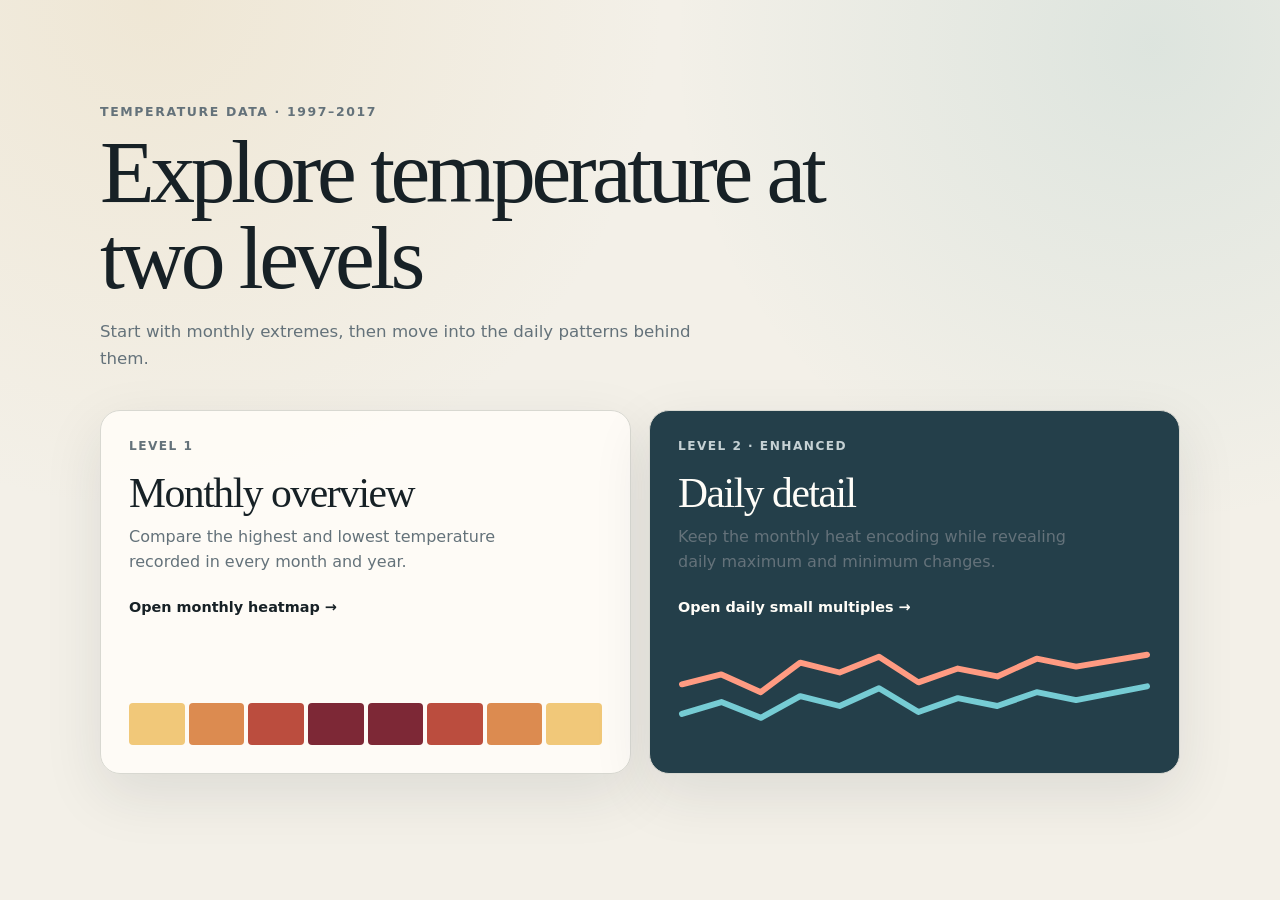
<file: index.html>
<!doctype html>
<html lang="en">
  <head>
    <meta charset="UTF-8" />
    <meta name="viewport" content="width=device-width, initial-scale=1.0" />
    <meta
      name="description"
      content="Choose between monthly and daily temperature visualizations."
    />
    <title>Temperature Visualization</title>
    <link rel="stylesheet" href="styles.css" />
  </head>
  <body>
    <main class="home-shell">
      <header class="home-header">
        <p class="eyebrow">Temperature data · 1997–2017</p>
        <h1>Explore temperature at two levels</h1>
        <p class="intro">
          Start with monthly extremes, then move into the daily patterns behind them.
        </p>
      </header>

      <section class="level-grid" aria-label="Visualization levels">
        <a class="level-card" href="level1/">
          <span class="level-number">Level 1</span>
          <h2>Monthly overview</h2>
          <p>Compare the highest and lowest temperature recorded in every month and year.</p>
          <span class="level-action">Open monthly heatmap <span aria-hidden="true">→</span></span>
          <span class="heat-preview" aria-hidden="true">
            <i></i><i></i><i></i><i></i><i></i><i></i><i></i><i></i>
          </span>
        </a>

        <a class="level-card level-card-featured" href="level2/">
          <span class="level-number">Level 2 · Enhanced</span>
          <h2>Daily detail</h2>
          <p>Keep the monthly heat encoding while revealing daily maximum and minimum changes.</p>
          <span class="level-action">Open daily small multiples <span aria-hidden="true">→</span></span>
          <svg class="line-preview" viewBox="0 0 240 54" aria-hidden="true">
            <path class="preview-max" d="M2 23 L22 18 L42 27 L62 12 L82 17 L102 9 L122 22 L142 15 L162 19 L182 10 L202 14 L238 8" />
            <path class="preview-min" d="M2 38 L22 32 L42 40 L62 29 L82 34 L102 25 L122 37 L142 30 L162 34 L182 27 L202 31 L238 24" />
          </svg>
        </a>
      </section>
    </main>
  </body>
</html>
</file>
<file: styles.css>
:root {
  color-scheme: light;
  --ink: #172126;
  --muted: #64727a;
  --paper: #f3f0e8;
  --surface: #fffdf8;
  --line: #d8d8d1;
  --accent: #243f4a;
  --max: #c8482f;
  --min: #177e89;
  --shadow: 0 20px 58px rgba(31, 42, 46, 0.1);
}

* {
  box-sizing: border-box;
}

body {
  margin: 0;
  min-width: 320px;
  min-height: 100vh;
  background:
    radial-gradient(circle at 12% 0%, rgba(221, 191, 131, 0.19), transparent 32rem),
    radial-gradient(circle at 90% 5%, rgba(64, 145, 152, 0.12), transparent 30rem),
    var(--paper);
  color: var(--ink);
  font-family: Inter, ui-sans-serif, system-ui, -apple-system, BlinkMacSystemFont, "Segoe UI", sans-serif;
  -webkit-font-smoothing: antialiased;
}

.home-shell {
  width: min(1080px, calc(100% - 32px));
  margin: 0 auto;
  padding: clamp(48px, 9vw, 104px) 0 64px;
}

.home-header {
  max-width: 810px;
  margin-bottom: 38px;
}

.eyebrow {
  margin: 0 0 10px;
  color: var(--muted);
  font-size: 0.78rem;
  font-weight: 700;
  letter-spacing: 0.13em;
  text-transform: uppercase;
}

h1 {
  margin: 0;
  font-family: Georgia, "Times New Roman", serif;
  font-size: clamp(2.7rem, 7vw, 5.7rem);
  font-weight: 400;
  letter-spacing: -0.05em;
  line-height: 0.96;
}

.intro {
  max-width: 620px;
  margin: 18px 0 0;
  color: var(--muted);
  font-size: 1.04rem;
  line-height: 1.6;
}

.level-grid {
  display: grid;
  grid-template-columns: repeat(2, minmax(0, 1fr));
  gap: 18px;
}

.level-card {
  position: relative;
  display: flex;
  min-height: 330px;
  overflow: hidden;
  flex-direction: column;
  padding: 28px;
  border: 1px solid var(--line);
  border-radius: 20px;
  background: rgba(255, 253, 248, 0.9);
  box-shadow: var(--shadow);
  color: inherit;
  text-decoration: none;
  transition: transform 180ms ease, border-color 180ms ease, box-shadow 180ms ease;
}

.level-card:hover {
  transform: translateY(-4px);
  border-color: #aeb8b8;
  box-shadow: 0 24px 68px rgba(31, 42, 46, 0.14);
}

.level-card:focus-visible {
  outline: 3px solid #176b87;
  outline-offset: 4px;
}

.level-card-featured {
  background: #243f4a;
  color: #fffdf8;
}

.level-card-featured p,
.level-card-featured .level-number {
  color: #c5d1d4;
}

.level-number {
  color: var(--muted);
  font-size: 0.76rem;
  font-weight: 700;
  letter-spacing: 0.12em;
  text-transform: uppercase;
}

.level-card h2 {
  margin: 16px 0 8px;
  font-family: Georgia, "Times New Roman", serif;
  font-size: clamp(1.8rem, 4vw, 2.6rem);
  font-weight: 400;
  letter-spacing: -0.035em;
}

.level-card p {
  max-width: 430px;
  margin: 0;
  color: var(--muted);
  line-height: 1.55;
}

.level-action {
  margin-top: 24px;
  font-size: 0.9rem;
  font-weight: 700;
}

.heat-preview {
  display: grid;
  grid-template-columns: repeat(8, 1fr);
  gap: 4px;
  margin-top: auto;
  padding-top: 30px;
}

.heat-preview i {
  height: 42px;
  border-radius: 4px;
  background: #f1c879;
}

.heat-preview i:nth-child(2),
.heat-preview i:nth-child(7) {
  background: #dc8b50;
}

.heat-preview i:nth-child(3),
.heat-preview i:nth-child(6) {
  background: #bb4d3e;
}

.heat-preview i:nth-child(4),
.heat-preview i:nth-child(5) {
  background: #7d2836;
}

.line-preview {
  width: 100%;
  margin-top: auto;
  padding-top: 24px;
}

.line-preview path {
  fill: none;
  stroke-linecap: round;
  stroke-linejoin: round;
  stroke-width: 3;
}

.preview-max {
  stroke: #ff9b82;
}

.preview-min {
  stroke: #76ccd4;
}

@media (max-width: 720px) {
  .home-shell {
    width: min(100% - 20px, 1080px);
  }

  .level-grid {
    grid-template-columns: 1fr;
  }

  .level-card {
    min-height: 300px;
  }
}

@media (prefers-reduced-motion: reduce) {
  .level-card {
    transition: none;
  }
}
</file>
